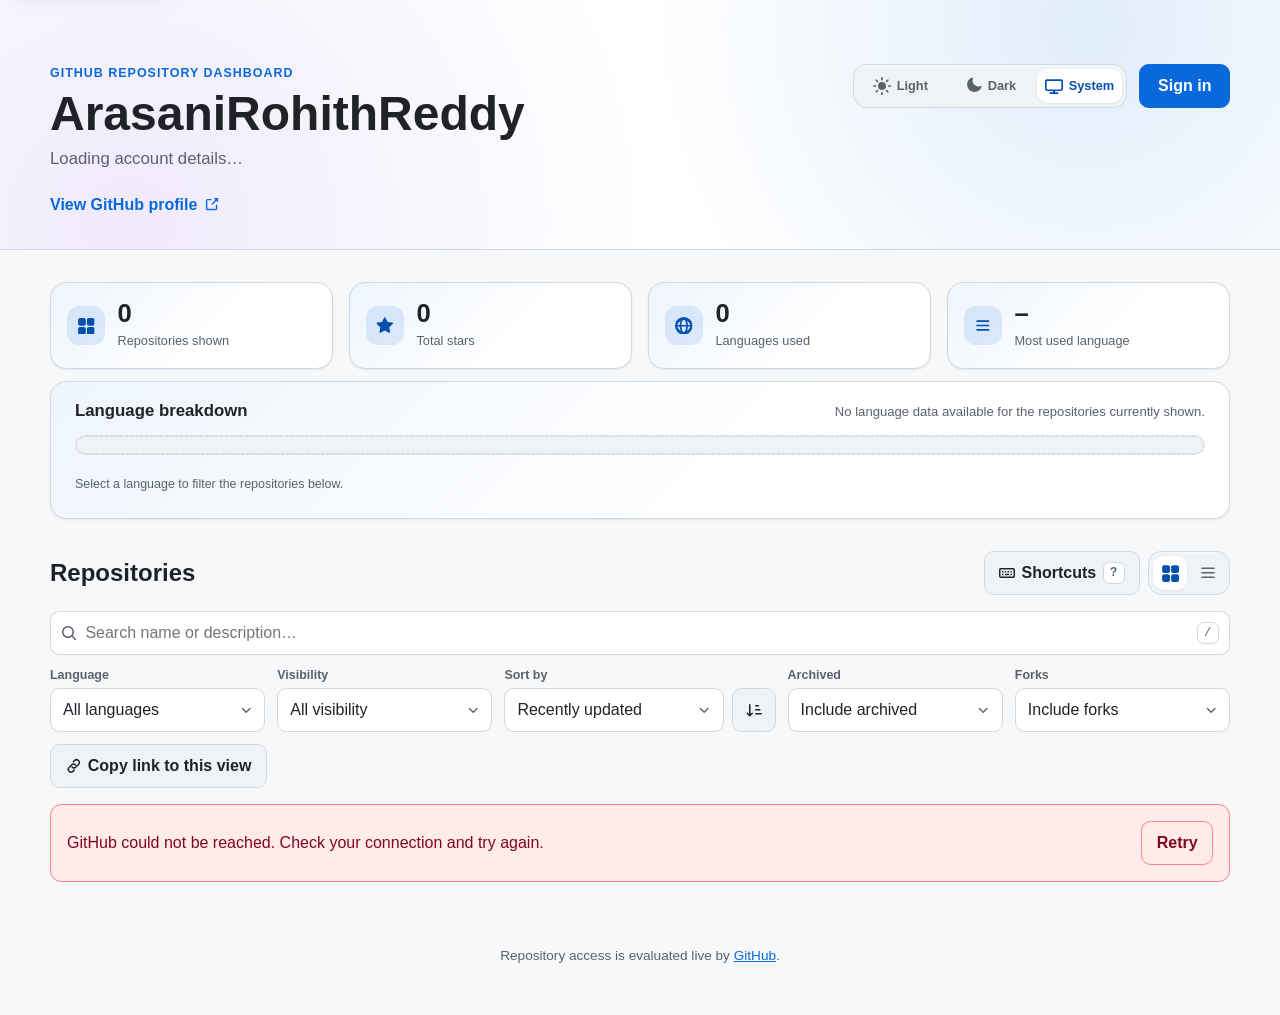
<file: index.html>
<!doctype html>
<html lang="en">
  <head>
    <meta charset="utf-8">
    <meta name="viewport" content="width=device-width, initial-scale=1">
    <meta name="theme-color" content="#0969da" media="(prefers-color-scheme: light)">
    <meta name="theme-color" content="#0d1117" media="(prefers-color-scheme: dark)">
    <meta
      name="description"
      content="Browse repositories owned by ArasaniRohithReddy, with access enforced by GitHub."
    >
    <meta property="og:type" content="website">
    <meta property="og:title" content="ArasaniRohithReddy · Repositories">
    <meta
      property="og:description"
      content="Browse repositories owned by ArasaniRohithReddy, with access enforced by GitHub."
    >
    <meta property="og:url" content="https://arasanirohithreddy.github.io/">
    <meta property="og:image" content="https://arasanirohithreddy.github.io/assets/og-image.png">
    <meta property="og:image:type" content="image/png">
    <meta property="og:image:width" content="1200">
    <meta property="og:image:height" content="630">
    <meta
      property="og:image:alt"
      content="ArasaniRohithReddy · Repositories — a GitHub repository dashboard."
    >
    <meta name="twitter:card" content="summary_large_image">
    <meta name="twitter:image" content="https://arasanirohithreddy.github.io/assets/og-image.png">
    <meta
      name="twitter:image:alt"
      content="ArasaniRohithReddy · Repositories — a GitHub repository dashboard."
    >
    <meta name="twitter:title" content="ArasaniRohithReddy · Repositories">
    <meta
      name="twitter:description"
      content="Browse repositories owned by ArasaniRohithReddy, with access enforced by GitHub."
    >
    <meta
      http-equiv="Content-Security-Policy"
      content="default-src 'self'; connect-src https://api.github.com; img-src 'self' data: https://avatars.githubusercontent.com; style-src 'self'; script-src 'self'; base-uri 'none'; form-action 'self'"
    >
    <title>ArasaniRohithReddy · Repositories</title>
    <link
      rel="icon"
      href="data:image/svg+xml,%3Csvg xmlns='http://www.w3.org/2000/svg' viewBox='0 0 64 64'%3E%3Crect width='64' height='64' rx='14' fill='%231f6feb'/%3E%3Cpath fill='white' d='M18 46 29 17h7l11 29h-8l-2-7H27l-2 7Zm11-14h6l-3-9Z'/%3E%3C/svg%3E"
    >
    <link rel="stylesheet" href="assets/styles.css">
    <script type="module" src="assets/js/main.js"></script>
  </head>
  <body>
    <a class="skip-link" href="#repositories">Skip to repositories</a>

    <!-- Inline SVG sprite: icons are referenced with <use href="#icon-…"> and are
         aria-hidden; every usage pairs the icon with a .visually-hidden label. -->
    <svg hidden aria-hidden="true">
      <symbol id="icon-star" viewBox="0 0 16 16">
        <path d="M8 .25a.75.75 0 0 1 .673.418l1.882 3.815 4.21.612a.75.75 0 0 1 .416 1.279l-3.046 2.97.719 4.192a.75.75 0 0 1-1.088.79L8 12.347l-3.766 1.98a.75.75 0 0 1-1.088-.79l.72-4.192L.818 6.374a.75.75 0 0 1 .416-1.28l4.21-.611L7.327.668A.75.75 0 0 1 8 .25Z"/>
      </symbol>
      <symbol id="icon-fork" viewBox="0 0 16 16">
        <path d="M5 3.25a.75.75 0 1 1 1.5 0 .75.75 0 0 1-1.5 0Zm0 2.122a2.25 2.25 0 1 1 1.5 0v.878A2.25 2.25 0 0 0 8.75 8.5h1.5v-.878a2.25 2.25 0 1 1 1.5 0V8.5A2.25 2.25 0 0 1 10.5 10.75H8.75v.878a2.25 2.25 0 1 1-1.5 0v-.878A3.75 3.75 0 0 1 3.5 7v-1.628Zm7 0a.75.75 0 1 0-1.5 0 .75.75 0 0 0 1.5 0ZM6.25 12a.75.75 0 1 0 0 1.5.75.75 0 0 0 0-1.5Z"/>
      </symbol>
      <symbol id="icon-lock" viewBox="0 0 16 16">
        <path d="M4 4a4 4 0 0 1 8 0v2h.25c.966 0 1.75.784 1.75 1.75v5.5A1.75 1.75 0 0 1 12.25 15h-8.5A1.75 1.75 0 0 1 2 13.25v-5.5C2 6.784 2.784 6 3.75 6H4Zm1.5 2h5V4a2.5 2.5 0 0 0-5 0Z"/>
      </symbol>
      <symbol id="icon-globe" viewBox="0 0 16 16">
        <path d="M8 0a8 8 0 1 0 0 16A8 8 0 0 0 8 0ZM2.04 8.75h2.2c.08 1.45.4 2.8.91 3.87a6.52 6.52 0 0 1-3.11-3.87Zm0-1.5a6.52 6.52 0 0 1 3.11-3.87 11.8 11.8 0 0 0-.91 3.87h-2.2Zm3.7 1.5h4.52c-.1 1.45-.45 2.75-.96 3.65-.55.98-1.05 1.1-1.3 1.1s-.75-.12-1.3-1.1c-.51-.9-.86-2.2-.96-3.65Zm0-1.5c.1-1.45.45-2.75.96-3.65.55-.98 1.05-1.1 1.3-1.1s.75.12 1.3 1.1c.51.9.86 2.2.96 3.65H5.74Zm5.1 5.37c.52-1.07.84-2.42.92-3.87h2.2a6.52 6.52 0 0 1-3.12 3.87Zm.92-5.37a11.8 11.8 0 0 0-.91-3.87 6.52 6.52 0 0 1 3.11 3.87h-2.2Z"/>
      </symbol>
      <symbol id="icon-external" viewBox="0 0 16 16">
        <path d="M3.75 2h3.5a.75.75 0 0 1 0 1.5h-3.5a.25.25 0 0 0-.25.25v8.5c0 .138.112.25.25.25h8.5a.25.25 0 0 0 .25-.25v-3.5a.75.75 0 0 1 1.5 0v3.5A1.75 1.75 0 0 1 12.25 14h-8.5A1.75 1.75 0 0 1 2 12.25v-8.5C2 2.784 2.784 2 3.75 2Zm6.854-1h4.146a.25.25 0 0 1 .25.25v4.146a.25.25 0 0 1-.427.177L13.03 4.03 9.28 7.78a.75.75 0 0 1-1.06-1.06l3.75-3.75-1.543-1.543A.25.25 0 0 1 10.604 1Z"/>
      </symbol>
      <symbol id="icon-archive" viewBox="0 0 16 16">
        <path d="M2 2.75C2 2.34 2.34 2 2.75 2h10.5c.41 0 .75.34.75.75v2.5a.75.75 0 0 1-.75.75H13v6.25A1.75 1.75 0 0 1 11.25 14h-6.5A1.75 1.75 0 0 1 3 12.25V6h-.25a.75.75 0 0 1-.75-.75v-2.5ZM4.5 6v6.25c0 .14.11.25.25.25h6.5a.25.25 0 0 0 .25-.25V6h-7ZM3.5 3.5v1h9v-1h-9ZM6 8.75c0-.41.34-.75.75-.75h2.5a.75.75 0 0 1 0 1.5h-2.5a.75.75 0 0 1-.75-.75Z"/>
      </symbol>
      <symbol id="icon-clock" viewBox="0 0 16 16">
        <path d="M8 0a8 8 0 1 0 0 16A8 8 0 0 0 8 0Zm.75 4v4.25l3.25 1.95-.75 1.23-3.98-2.4V4h1.48Z"/>
      </symbol>
      <symbol id="icon-search" viewBox="0 0 16 16">
        <path d="M10.68 11.74a6 6 0 1 1 1.06-1.06l3.29 3.29a.75.75 0 1 1-1.06 1.06l-3.29-3.29ZM11.5 7a4.5 4.5 0 1 0-9 0 4.5 4.5 0 0 0 9 0Z"/>
      </symbol>
      <symbol id="icon-grid" viewBox="0 0 16 16">
        <path d="M1 2.75C1 1.784 1.784 1 2.75 1h3.5c.966 0 1.75.784 1.75 1.75v3.5A1.75 1.75 0 0 1 6.25 8h-3.5A1.75 1.75 0 0 1 1 6.25v-3.5Zm8 0C9 1.784 9.784 1 10.75 1h3.5c.966 0 1.75.784 1.75 1.75v3.5A1.75 1.75 0 0 1 14.25 8h-3.5A1.75 1.75 0 0 1 9 6.25v-3.5Zm-8 8C1 9.784 1.784 9 2.75 9h3.5c.966 0 1.75.784 1.75 1.75v3.5A1.75 1.75 0 0 1 6.25 16h-3.5A1.75 1.75 0 0 1 1 14.25v-3.5Zm8 0C9 9.784 9.784 9 10.75 9h3.5c.966 0 1.75.784 1.75 1.75v3.5A1.75 1.75 0 0 1 14.25 16h-3.5A1.75 1.75 0 0 1 9 14.25v-3.5Z"/>
      </symbol>
      <symbol id="icon-list" viewBox="0 0 16 16">
        <path d="M2 3.75A.75.75 0 0 1 2.75 3h10.5a.75.75 0 0 1 0 1.5H2.75A.75.75 0 0 1 2 3.75Zm0 4A.75.75 0 0 1 2.75 7h10.5a.75.75 0 0 1 0 1.5H2.75A.75.75 0 0 1 2 7.75Zm0 4a.75.75 0 0 1 .75-.75h10.5a.75.75 0 0 1 0 1.5H2.75a.75.75 0 0 1-.75-.75Z"/>
      </symbol>
      <symbol id="icon-sun" viewBox="0 0 16 16">
        <path d="M8 4.5A3.5 3.5 0 1 0 8 11.5 3.5 3.5 0 0 0 8 4.5ZM8 0a.75.75 0 0 1 .75.75v1.5a.75.75 0 0 1-1.5 0V.75A.75.75 0 0 1 8 0Zm0 13.25a.75.75 0 0 1 .75.75v1.5a.75.75 0 0 1-1.5 0v-1.5a.75.75 0 0 1 .75-.75ZM2.343 2.343a.75.75 0 0 1 1.06 0l1.061 1.06a.75.75 0 1 1-1.06 1.061l-1.06-1.06a.75.75 0 0 1 0-1.061Zm9.193 9.193a.75.75 0 0 1 1.06 0l1.061 1.06a.75.75 0 0 1-1.06 1.061l-1.061-1.06a.75.75 0 0 1 0-1.061ZM0 8a.75.75 0 0 1 .75-.75h1.5a.75.75 0 0 1 0 1.5H.75A.75.75 0 0 1 0 8Zm13.25 0a.75.75 0 0 1 .75-.75h1.5a.75.75 0 0 1 0 1.5h-1.5a.75.75 0 0 1-.75-.75ZM2.343 13.657a.75.75 0 0 1 0-1.06l1.06-1.061a.75.75 0 1 1 1.061 1.06l-1.06 1.061a.75.75 0 0 1-1.061 0Zm9.193-9.193a.75.75 0 0 1 0-1.06l1.06-1.061a.75.75 0 1 1 1.061 1.06l-1.06 1.061a.75.75 0 0 1-1.061 0Z"/>
      </symbol>
      <symbol id="icon-moon" viewBox="0 0 16 16">
        <path d="M11.63 12.9A6.25 6.25 0 0 1 7.1.37a.75.75 0 0 1 .86.98 5.25 5.25 0 0 0 6.7 6.7.75.75 0 0 1 .98.86 6.27 6.27 0 0 1-4.01 3.99Z"/>
      </symbol>
      <symbol id="icon-copy" viewBox="0 0 16 16">
        <path d="M0 6.75C0 5.784.784 5 1.75 5h1.5a.75.75 0 0 1 0 1.5h-1.5a.25.25 0 0 0-.25.25v7.5c0 .138.112.25.25.25h7.5a.25.25 0 0 0 .25-.25v-1.5a.75.75 0 0 1 1.5 0v1.5A1.75 1.75 0 0 1 9.25 16h-7.5A1.75 1.75 0 0 1 0 14.25Zm5-5C5 .784 5.784 0 6.75 0h7.5C15.216 0 16 .784 16 1.75v7.5A1.75 1.75 0 0 1 14.25 11h-7.5A1.75 1.75 0 0 1 5 9.25Zm1.75-.25a.25.25 0 0 0-.25.25v7.5c0 .138.112.25.25.25h7.5a.25.25 0 0 0 .25-.25v-7.5a.25.25 0 0 0-.25-.25Z"/>
      </symbol>
      <symbol id="icon-check" viewBox="0 0 16 16">
        <path d="M13.78 4.22a.75.75 0 0 1 0 1.06l-6.5 6.5a.75.75 0 0 1-1.06 0l-3.25-3.25a.75.75 0 0 1 1.06-1.06l2.72 2.72 5.97-5.97a.75.75 0 0 1 1.06 0Z"/>
      </symbol>
      <symbol id="icon-link" viewBox="0 0 16 16">
        <path d="M7.775 3.275a.75.75 0 0 0 1.06 1.06l1.25-1.25a2 2 0 1 1 2.83 2.83l-2.5 2.5a2 2 0 0 1-2.83 0 .75.75 0 0 0-1.06 1.06 3.5 3.5 0 0 0 4.95 0l2.5-2.5a3.5 3.5 0 0 0-4.95-4.95ZM4.664 12.774a2 2 0 0 1 0-2.829l2.5-2.5a2 2 0 0 1 2.83 0 .75.75 0 0 0 1.06-1.06 3.5 3.5 0 0 0-4.95 0l-2.5 2.5a3.5 3.5 0 0 0 4.95 4.95l1.25-1.25a.75.75 0 0 0-1.06-1.06l-1.25 1.25a2 2 0 0 1-2.83 0Z"/>
      </symbol>
      <symbol id="icon-sparkle" viewBox="0 0 16 16">
        <path d="M7.53.146a.5.5 0 0 1 .94 0l1.2 3.28 3.28 1.2a.5.5 0 0 1 0 .94l-3.28 1.2-1.2 3.28a.5.5 0 0 1-.94 0l-1.2-3.28-3.28-1.2a.5.5 0 0 1 0-.94l3.28-1.2ZM3.6 10.2a.4.4 0 0 1 .75 0l.61 1.66 1.66.61a.4.4 0 0 1 0 .75l-1.66.61-.61 1.66a.4.4 0 0 1-.75 0l-.61-1.66-1.66-.61a.4.4 0 0 1 0-.75l1.66-.61Z"/>
      </symbol>
      <symbol id="icon-monitor" viewBox="0 0 16 16">
        <path d="M1.75 2h12.5c.966 0 1.75.784 1.75 1.75v7c0 .966-.784 1.75-1.75 1.75H9v1h2.25a.75.75 0 0 1 0 1.5h-6.5a.75.75 0 0 1 0-1.5H7v-1H1.75A1.75 1.75 0 0 1 0 10.75v-7C0 2.784.784 2 1.75 2Zm0 1.5a.25.25 0 0 0-.25.25v7c0 .138.112.25.25.25h12.5a.25.25 0 0 0 .25-.25v-7a.25.25 0 0 0-.25-.25H1.75Z"/>
      </symbol>
      <symbol id="icon-sort-asc" viewBox="0 0 16 16">
        <path d="M4.28 1.72a.75.75 0 0 0-1.06 0L.72 4.22a.75.75 0 0 0 1.06 1.06L3 4.06v9.19a.75.75 0 0 0 1.5 0V4.06l1.22 1.22a.75.75 0 1 0 1.06-1.06ZM9.75 3h5.5a.75.75 0 0 1 0 1.5h-5.5a.75.75 0 0 1 0-1.5Zm0 4h4a.75.75 0 0 1 0 1.5h-4a.75.75 0 0 1 0-1.5Zm0 4h2.5a.75.75 0 0 1 0 1.5h-2.5a.75.75 0 0 1 0-1.5Z"/>
      </symbol>
      <symbol id="icon-sort-desc" viewBox="0 0 16 16">
        <path d="M3.22 14.28a.75.75 0 0 0 1.06 0l2.5-2.5a.75.75 0 1 0-1.06-1.06L4.5 11.94V2.75a.75.75 0 0 0-1.5 0v9.19l-1.22-1.22a.75.75 0 1 0-1.06 1.06ZM9.75 3h2.5a.75.75 0 0 1 0 1.5h-2.5a.75.75 0 0 1 0-1.5Zm0 4h4a.75.75 0 0 1 0 1.5h-4a.75.75 0 0 1 0-1.5Zm0 4h5.5a.75.75 0 0 1 0 1.5h-5.5a.75.75 0 0 1 0-1.5Z"/>
      </symbol>
      <symbol id="icon-arrow-up" viewBox="0 0 16 16">
        <path d="M8.53 1.22a.75.75 0 0 0-1.06 0l-5 5a.75.75 0 0 0 1.06 1.06L7.25 3.56v10.69a.75.75 0 0 0 1.5 0V3.56l3.72 3.72a.75.75 0 1 0 1.06-1.06Z"/>
      </symbol>
      <symbol id="icon-question" viewBox="0 0 16 16">
        <path d="M8 0a8 8 0 1 0 0 16A8 8 0 0 0 8 0ZM6.02 5.3c.2-.9 1-1.8 2.2-1.8 1.35 0 2.4.95 2.4 2.2 0 .95-.5 1.5-1.2 2-.55.4-.72.6-.72 1.05v.3h-1.5v-.4c0-.95.45-1.45 1.15-1.95.55-.4.77-.65.77-1.05 0-.5-.4-.85-.95-.85-.5 0-.83.3-.95.8ZM8 12.5a.9.9 0 1 1 0-1.8.9.9 0 0 1 0 1.8Z"/>
      </symbol>
      <symbol id="icon-filter" viewBox="0 0 16 16">
        <path d="M.75 3h14.5a.75.75 0 0 1 0 1.5H.75a.75.75 0 0 1 0-1.5Zm2.5 4h9.5a.75.75 0 0 1 0 1.5h-9.5a.75.75 0 0 1 0-1.5Zm3 4h3.5a.75.75 0 0 1 0 1.5h-3.5a.75.75 0 0 1 0-1.5Z"/>
      </symbol>
      <symbol id="icon-close" viewBox="0 0 16 16">
        <path d="M3.72 3.72a.75.75 0 0 1 1.06 0L8 6.94l3.22-3.22a.75.75 0 1 1 1.06 1.06L9.06 8l3.22 3.22a.75.75 0 1 1-1.06 1.06L8 9.06l-3.22 3.22a.75.75 0 0 1-1.06-1.06L6.94 8 3.72 4.78a.75.75 0 0 1 0-1.06Z"/>
      </symbol>
      <symbol id="icon-chevron-down" viewBox="0 0 16 16">
        <path d="M12.78 5.72a.75.75 0 0 1 0 1.06l-4.25 4.25a.75.75 0 0 1-1.06 0L3.22 6.78a.75.75 0 0 1 1.06-1.06L8 9.44l3.72-3.72a.75.75 0 0 1 1.06 0Z"/>
      </symbol>
      <symbol id="icon-eye" viewBox="0 0 16 16">
        <path d="M8 2c3.3 0 6.2 2.1 7.6 4.9a1.4 1.4 0 0 1 0 1.2C14.2 11.9 11.3 14 8 14s-6.2-2.1-7.6-4.9a1.4 1.4 0 0 1 0-1.2C1.8 4.1 4.7 2 8 2Zm0 1.5c-2.6 0-5 1.7-6.2 4C3 9.8 5.4 11.5 8 11.5s5-1.7 6.2-4C13 5.2 10.6 3.5 8 3.5Zm0 1.75a2.25 2.25 0 1 1 0 4.5 2.25 2.25 0 0 1 0-4.5Z"/>
      </symbol>
      <symbol id="icon-issue" viewBox="0 0 16 16">
        <path d="M8 0a8 8 0 1 1 0 16A8 8 0 0 1 8 0Zm0 1.5a6.5 6.5 0 1 0 0 13 6.5 6.5 0 0 0 0-13ZM8 4a.75.75 0 0 1 .75.75v3.5a.75.75 0 0 1-1.5 0v-3.5A.75.75 0 0 1 8 4Zm0 6.75a.9.9 0 1 1 0 1.8.9.9 0 0 1 0-1.8Z"/>
      </symbol>
      <symbol id="icon-law" viewBox="0 0 16 16">
        <path d="M8 0a.75.75 0 0 1 .75.75V2h4a.75.75 0 0 1 0 1.5h-.53l2.24 5.03a.75.75 0 0 1-.2.88A3.5 3.5 0 0 1 8.9 8.53L11.14 3.5H8.75v9h2.5a.75.75 0 0 1 0 1.5h-6.5a.75.75 0 0 1 0-1.5h2.5v-9H4.86L7.1 8.53a.75.75 0 0 1-.2.88A3.5 3.5 0 0 1 1.74 9.41a.75.75 0 0 1-.2-.88L3.78 3.5H3.25a.75.75 0 0 1 0-1.5h4V.75A.75.75 0 0 1 8 0Z"/>
      </symbol>
      <symbol id="icon-branch" viewBox="0 0 16 16">
        <path d="M9.5 3.25a2.25 2.25 0 1 1 3 2.122V6A2.5 2.5 0 0 1 10 8.5H6a1 1 0 0 0-1 1v1.128a2.251 2.251 0 1 1-1.5 0V5.372a2.25 2.25 0 1 1 1.5 0v1.836A2.492 2.492 0 0 1 6 7h4a1 1 0 0 0 1-1v-.628A2.25 2.25 0 0 1 9.5 3.25Zm-6 0a.75.75 0 1 0 1.5 0 .75.75 0 0 0-1.5 0Zm8.25-.75a.75.75 0 1 0 0 1.5.75.75 0 0 0 0-1.5ZM4.25 12a.75.75 0 1 0 0 1.5.75.75 0 0 0 0-1.5Z"/>
      </symbol>
      <symbol id="icon-keyboard" viewBox="0 0 16 16">
        <path d="M1.75 3h12.5c.966 0 1.75.784 1.75 1.75v6.5A1.75 1.75 0 0 1 14.25 13H1.75A1.75 1.75 0 0 1 0 11.25v-6.5C0 3.784.784 3 1.75 3Zm0 1.5a.25.25 0 0 0-.25.25v6.5c0 .138.112.25.25.25h12.5a.25.25 0 0 0 .25-.25v-6.5a.25.25 0 0 0-.25-.25H1.75ZM3 6h1.5v1.5H3Zm2.75 0h1.5v1.5h-1.5Zm2.75 0H10v1.5H8.5Zm2.75 0h1.5v1.5h-1.5ZM3 8.75h1.5v1.5H3Zm2.75 0h4.5v1.5h-4.5Zm5.75 0h1.5v1.5h-1.5Z"/>
      </symbol>
    </svg>

    <header class="site-header">
      <div class="hero-backdrop" aria-hidden="true"></div>
      <div class="shell hero">
        <div class="hero-main">
          <img id="avatar" class="avatar" width="112" height="112" alt="" hidden>
          <div class="hero-text">
            <p class="eyebrow">GitHub repository dashboard</p>
            <h1 id="profile-name">ArasaniRohithReddy</h1>
            <p id="profile-bio" class="bio">Loading account details…</p>
            <ul id="profile-meta" class="profile-meta"></ul>
            <a id="profile-link" class="profile-link" href="https://github.com/ArasaniRohithReddy" target="_blank" rel="noopener noreferrer">
              View GitHub profile
              <svg class="icon" viewBox="0 0 16 16" focusable="false" aria-hidden="true"><use href="#icon-external"></use></svg>
            </a>
          </div>
        </div>
        <div class="hero-actions">
          <div class="theme-toggle segmented" role="radiogroup" aria-label="Theme">
            <button type="button" data-theme="light" class="theme-btn segmented-option" role="radio" aria-checked="false" tabindex="-1" title="Light theme">
              <svg class="icon" viewBox="0 0 16 16" focusable="false" aria-hidden="true"><use href="#icon-sun"></use></svg>
              <span class="segmented-label">Light</span>
            </button>
            <button type="button" data-theme="dark" class="theme-btn segmented-option" role="radio" aria-checked="false" tabindex="-1" title="Dark theme">
              <svg class="icon" viewBox="0 0 16 16" focusable="false" aria-hidden="true"><use href="#icon-moon"></use></svg>
              <span class="segmented-label">Dark</span>
            </button>
            <button type="button" data-theme="system" class="theme-btn segmented-option" role="radio" aria-checked="false" tabindex="-1" title="Match system theme">
              <svg class="icon" viewBox="0 0 16 16" focusable="false" aria-hidden="true"><use href="#icon-monitor"></use></svg>
              <span class="segmented-label">System</span>
            </button>
          </div>

          <div class="signin-area is-signed-out">
            <p id="signin-status" class="signin-status" hidden></p>
            <button id="open-signin" type="button">Sign in</button>
            <button id="sign-out" type="button" class="secondary" hidden>Sign out</button>
          </div>
        </div>
      </div>
    </header>

    <dialog id="signin-dialog" class="signin-dialog" aria-labelledby="signin-heading">
      <form id="token-form" method="dialog" class="token-form">
        <div class="dialog-heading">
          <h2 id="signin-heading">Sign in with a token</h2>
          <button type="button" id="close-signin" class="icon-button" aria-label="Close">
            &times;
          </button>
        </div>
        <p class="dialog-help">
          Create a
          <a href="https://github.com/settings/personal-access-tokens/new" target="_blank" rel="noopener noreferrer">
            fine-grained personal access token
          </a>
          with <strong>Repository access: Only select repositories</strong> (or
          All repositories) and <strong>Metadata: Read-only</strong> only. A
          classic token with <code>repo</code> scope grants unnecessary write
          access to every repository.
        </p>
        <label for="token">GitHub personal access token</label>
        <div class="token-row">
          <input
            id="token"
            name="token"
            type="password"
            autocomplete="off"
            spellcheck="false"
            placeholder="github_pat_…"
            required
          >
          <button type="submit">Use token</button>
        </div>
        <p id="token-error" class="token-error" role="alert" hidden></p>
        <p class="security-note">
          <strong>Security note:</strong> This is not application-level
          authentication. GitHub enforces all access. The token stays in this
          tab's session storage, never leaves the browser except in requests to
          <code>api.github.com</code>, and is cleared after 60 minutes of
          inactivity. <a href="https://github.com/settings/tokens" target="_blank" rel="noopener noreferrer">Revoke it</a>
          when finished.
        </p>
      </form>
    </dialog>

    <main id="repositories" class="shell">
      <div class="insights">
      <section class="stats-strip" aria-label="Repository statistics">
        <div class="stat">
          <span class="stat-icon" aria-hidden="true">
            <svg class="icon" viewBox="0 0 16 16" focusable="false"><use href="#icon-grid"></use></svg>
          </span>
          <span class="stat-copy">
            <span id="stat-repos" class="stat-value">–</span>
            <span class="stat-label">Repositories shown</span>
          </span>
        </div>
        <div class="stat">
          <span class="stat-icon" aria-hidden="true">
            <svg class="icon" viewBox="0 0 16 16" focusable="false"><use href="#icon-star"></use></svg>
          </span>
          <span class="stat-copy">
            <span id="stat-stars" class="stat-value">–</span>
            <span class="stat-label">Total stars</span>
          </span>
        </div>
        <div class="stat">
          <span class="stat-icon" aria-hidden="true">
            <svg class="icon" viewBox="0 0 16 16" focusable="false"><use href="#icon-globe"></use></svg>
          </span>
          <span class="stat-copy">
            <span id="stat-languages" class="stat-value">–</span>
            <span class="stat-label">Languages used</span>
          </span>
        </div>
        <div class="stat">
          <span class="stat-icon" aria-hidden="true">
            <svg class="icon" viewBox="0 0 16 16" focusable="false"><use href="#icon-list"></use></svg>
          </span>
          <span class="stat-copy">
            <span id="stat-top-language" class="stat-value">–</span>
            <span class="stat-label">Most used language</span>
          </span>
        </div>
      </section>

      <section class="language-panel" aria-labelledby="language-panel-heading">
        <div class="language-panel-head">
          <h2 id="language-panel-heading">Language breakdown</h2>
          <p id="language-summary" class="muted language-summary">
            Language distribution loads with the repositories.
          </p>
        </div>
        <div class="language-bar-wrap">
          <div
            id="language-bar"
            class="language-bar"
            role="img"
            aria-label="Language distribution across the repositories currently shown"
          ></div>
          <div id="language-tooltip" class="language-tooltip" role="presentation" hidden></div>
        </div>
        <p id="language-fallback" class="visually-hidden"></p>
        <ul id="language-legend" class="language-legend"></ul>
        <p class="muted language-hint">Select a language to filter the repositories below.</p>
      </section>
      </div>

      <section class="repo-section" aria-labelledby="repo-heading">
        <div class="section-heading">
          <h2 id="repo-heading">Repositories</h2>
          <div class="section-heading-actions">
            <button id="open-shortcuts" type="button" class="secondary shortcuts-button">
              <svg class="icon" viewBox="0 0 16 16" focusable="false" aria-hidden="true"><use href="#icon-keyboard"></use></svg>
              <span class="shortcuts-button-label">Shortcuts</span>
              <kbd aria-hidden="true">?</kbd>
            </button>
            <div class="view-toggle segmented" role="radiogroup" aria-label="View">
            <button type="button" data-view="grid" class="view-btn segmented-option" role="radio" aria-checked="false" tabindex="-1" title="Grid view">
              <svg class="icon" viewBox="0 0 16 16" focusable="false" aria-hidden="true"><use href="#icon-grid"></use></svg>
              <span class="visually-hidden">Grid view</span>
            </button>
            <button type="button" data-view="list" class="view-btn segmented-option" role="radio" aria-checked="false" tabindex="-1" title="List view">
              <svg class="icon" viewBox="0 0 16 16" focusable="false" aria-hidden="true"><use href="#icon-list"></use></svg>
              <span class="visually-hidden">List view</span>
            </button>
            </div>
          </div>
        </div>

        <div class="filter-bar">
          <div class="filter-row filter-row--search">
            <div class="search-field">
              <svg class="icon" viewBox="0 0 16 16" focusable="false" aria-hidden="true"><use href="#icon-search"></use></svg>
              <label for="search" class="visually-hidden">Search repositories</label>
              <input id="search" type="search" placeholder="Search name or description…">
              <kbd class="search-hint" aria-hidden="true">/</kbd>
            </div>
            <button
              id="toggle-filters"
              type="button"
              class="secondary filters-disclosure"
              aria-expanded="true"
              aria-controls="filter-controls"
            >
              <svg class="icon" viewBox="0 0 16 16" focusable="false" aria-hidden="true"><use href="#icon-filter"></use></svg>
              Filters<span id="disclosure-filter-count"></span>
            </button>
          </div>

          <div id="filter-controls" class="filter-row filter-row--controls">
            <div class="filter-group">
              <div class="filter-field">
                <label for="language-filter">Language</label>
                <div class="select-wrap">
                  <select id="language-filter">
                    <option value="">All languages</option>
                  </select>
                  <svg class="icon select-chevron" viewBox="0 0 16 16" focusable="false" aria-hidden="true"><use href="#icon-chevron-down"></use></svg>
                </div>
              </div>

              <div class="filter-field">
                <label for="visibility-filter">Visibility</label>
                <div class="select-wrap">
                  <select id="visibility-filter">
                    <option value="">All visibility</option>
                    <option value="public">Public</option>
                    <option value="private">Private</option>
                  </select>
                  <svg class="icon select-chevron" viewBox="0 0 16 16" focusable="false" aria-hidden="true"><use href="#icon-chevron-down"></use></svg>
                </div>
              </div>

              <div class="filter-field filter-field--sort">
                <label for="sort">Sort by</label>
                <div class="sort-controls">
                  <div class="select-wrap">
                    <select id="sort">
                      <option value="updated">Recently updated</option>
                      <option value="name">Name A–Z</option>
                      <option value="stars">Most stars</option>
                    </select>
                    <svg class="icon select-chevron" viewBox="0 0 16 16" focusable="false" aria-hidden="true"><use href="#icon-chevron-down"></use></svg>
                  </div>
                  <button id="sort-direction" type="button" class="secondary sort-direction" aria-pressed="false">
                    <svg class="icon sort-icon-desc" viewBox="0 0 16 16" focusable="false" aria-hidden="true"><use href="#icon-sort-desc"></use></svg>
                    <svg class="icon sort-icon-asc" viewBox="0 0 16 16" focusable="false" aria-hidden="true"><use href="#icon-sort-asc"></use></svg>
                    <span id="sort-direction-label" class="visually-hidden">Sort descending</span>
                  </button>
                </div>
              </div>

              <div class="filter-field">
                <label for="archived-filter">Archived</label>
                <div class="select-wrap">
                  <select id="archived-filter">
                    <option value="">Include archived</option>
                    <option value="hide">Hide archived</option>
                    <option value="only">Only archived</option>
                  </select>
                  <svg class="icon select-chevron" viewBox="0 0 16 16" focusable="false" aria-hidden="true"><use href="#icon-chevron-down"></use></svg>
                </div>
              </div>

              <div class="filter-field">
                <label for="fork-filter">Forks</label>
                <div class="select-wrap">
                  <select id="fork-filter">
                    <option value="">Include forks</option>
                    <option value="hide">Hide forks</option>
                    <option value="only">Only forks</option>
                  </select>
                  <svg class="icon select-chevron" viewBox="0 0 16 16" focusable="false" aria-hidden="true"><use href="#icon-chevron-down"></use></svg>
                </div>
              </div>
            </div>

            <div class="filter-actions">
              <button id="clear-filters" type="button" class="secondary clear-filters" hidden>
                Clear filters<span id="active-filter-count"></span>
              </button>
              <button id="copy-view-link" type="button" class="secondary copy-view-link">
                <svg class="icon" viewBox="0 0 16 16" focusable="false" aria-hidden="true"><use href="#icon-link"></use></svg>
                Copy link to this view
              </button>
            </div>
          </div>
        </div>

        <p id="result-count" class="muted result-count" role="status" aria-live="polite"></p>

        <div id="status" class="status" role="status" aria-live="polite" hidden></div>
        <div id="skeletons" class="repo-grid" aria-hidden="true" hidden>
          <div class="skeleton-card">
            <div class="skeleton-zone skeleton-zone--header">
              <span class="skeleton-line skeleton-line--title"></span>
              <span class="skeleton-line skeleton-line--badge"></span>
            </div>
            <div class="skeleton-zone skeleton-zone--body">
              <span class="skeleton-line"></span>
              <span class="skeleton-line"></span>
              <span class="skeleton-line skeleton-line--short"></span>
              <span class="skeleton-line skeleton-line--chips"></span>
            </div>
            <div class="skeleton-zone skeleton-zone--footer">
              <span class="skeleton-line skeleton-line--meta"></span>
            </div>
          </div>
          <div class="skeleton-card">
            <div class="skeleton-zone skeleton-zone--header">
              <span class="skeleton-line skeleton-line--title"></span>
              <span class="skeleton-line skeleton-line--badge"></span>
            </div>
            <div class="skeleton-zone skeleton-zone--body">
              <span class="skeleton-line"></span>
              <span class="skeleton-line"></span>
              <span class="skeleton-line skeleton-line--short"></span>
              <span class="skeleton-line skeleton-line--chips"></span>
            </div>
            <div class="skeleton-zone skeleton-zone--footer">
              <span class="skeleton-line skeleton-line--meta"></span>
            </div>
          </div>
          <div class="skeleton-card">
            <div class="skeleton-zone skeleton-zone--header">
              <span class="skeleton-line skeleton-line--title"></span>
              <span class="skeleton-line skeleton-line--badge"></span>
            </div>
            <div class="skeleton-zone skeleton-zone--body">
              <span class="skeleton-line"></span>
              <span class="skeleton-line"></span>
              <span class="skeleton-line skeleton-line--short"></span>
              <span class="skeleton-line skeleton-line--chips"></span>
            </div>
            <div class="skeleton-zone skeleton-zone--footer">
              <span class="skeleton-line skeleton-line--meta"></span>
            </div>
          </div>
          <div class="skeleton-card">
            <div class="skeleton-zone skeleton-zone--header">
              <span class="skeleton-line skeleton-line--title"></span>
              <span class="skeleton-line skeleton-line--badge"></span>
            </div>
            <div class="skeleton-zone skeleton-zone--body">
              <span class="skeleton-line"></span>
              <span class="skeleton-line"></span>
              <span class="skeleton-line skeleton-line--short"></span>
              <span class="skeleton-line skeleton-line--chips"></span>
            </div>
            <div class="skeleton-zone skeleton-zone--footer">
              <span class="skeleton-line skeleton-line--meta"></span>
            </div>
          </div>
        </div>
        <div id="error" class="error-card" role="alert" hidden>
          <p id="error-message"></p>
          <button id="retry" type="button" class="secondary">Retry</button>
        </div>
        <div id="repo-grid" class="repo-grid" aria-busy="true"></div>
        <div class="show-more-row">
          <button id="show-more" type="button" class="secondary show-more" hidden></button>
        </div>
        <div id="empty" class="empty-state" hidden>
          <h3>No repositories match your filters</h3>
          <p>Remove a filter below, or clear them all, to see repositories again.</p>
          <ul id="empty-filters" class="empty-filters"></ul>
          <button id="empty-clear" type="button" class="secondary">Clear all filters</button>
        </div>
        <p id="copy-announcer" class="visually-hidden" role="status" aria-live="polite"></p>
      </section>
    </main>

    <button id="back-to-top" type="button" class="back-to-top secondary" hidden>
      <svg class="icon" viewBox="0 0 16 16" focusable="false" aria-hidden="true"><use href="#icon-arrow-up"></use></svg>
      <span class="visually-hidden">Back to top</span>
    </button>

    <dialog id="detail-dialog" class="app-dialog detail-dialog" aria-labelledby="detail-title">
      <div class="dialog-panel">
        <div class="dialog-heading">
          <h2 id="detail-title">Repository</h2>
          <button type="button" id="close-detail" class="icon-button" aria-label="Close">
            <svg class="icon" viewBox="0 0 16 16" focusable="false" aria-hidden="true"><use href="#icon-close"></use></svg>
          </button>
        </div>
        <div id="detail-body" class="detail-body"></div>
      </div>
    </dialog>

    <dialog id="shortcuts-dialog" class="app-dialog shortcuts-dialog" aria-labelledby="shortcuts-title">
      <div class="dialog-panel">
        <div class="dialog-heading">
          <h2 id="shortcuts-title">Keyboard shortcuts</h2>
          <button type="button" id="close-shortcuts" class="icon-button" aria-label="Close">
            <svg class="icon" viewBox="0 0 16 16" focusable="false" aria-hidden="true"><use href="#icon-close"></use></svg>
          </button>
        </div>
        <dl class="shortcuts-list">
          <div class="shortcut-row"><dt><kbd>/</kbd></dt><dd>Focus the search field</dd></div>
          <div class="shortcut-row"><dt><kbd>Esc</kbd></dt><dd>Clear the search field or close a dialog</dd></div>
          <div class="shortcut-row"><dt><kbd>g</kbd></dt><dd>Switch to grid view</dd></div>
          <div class="shortcut-row"><dt><kbd>l</kbd></dt><dd>Switch to list view</dd></div>
          <div class="shortcut-row"><dt><kbd>?</kbd></dt><dd>Show this help</dd></div>
        </dl>
      </div>
    </dialog>

    <footer class="shell">
      Repository access is evaluated live by
      <a href="https://github.com/" rel="noopener noreferrer">GitHub</a>.
    </footer>
  </body>
</html>
</file>
<file: assets/styles.css>
:root {
  color-scheme: light dark;

  /* Colour */
  --background: #f6f8fa;
  --surface: #ffffff;
  --surface-muted: #f0f3f6;
  --surface-hover: #eef1f4;
  --text: #1f2328;
  --muted: #59636e;
  --border: #d1d9e0;
  --accent: #0969da;
  --accent-strong: #0550ae;
  --accent-soft: rgb(9 105 218 / 12%);
  --accent-softer: rgb(9 105 218 / 7%);
  --private: #8250df;
  --success: #1a7f37;
  --success-soft: rgb(26 127 55 / 12%);
  --danger-bg: #ffebe9;
  --danger-border: #ff8182;
  --danger-text: #82071e;
  --shadow-sm: 0 1px 2px rgb(31 35 40 / 8%);
  --shadow-md: 0 8px 24px rgb(140 149 159 / 20%);
  --shadow-lg: 0 16px 40px rgb(140 149 159 / 24%);

  /* Spacing scale */
  --space-1: 0.25rem;
  --space-2: 0.5rem;
  --space-3: 0.75rem;
  --space-4: 1rem;
  --space-5: 1.5rem;
  --space-6: 2rem;
  --space-7: 3rem;

  /* Controls — one shared height so every control in a row aligns and meets
     the 44px touch-target guidance. */
  --control-height: 2.75rem;
  --control-radius: 0.6rem;

  /* Radii */
  --radius-sm: 0.4rem;
  --radius-md: 0.7rem;
  --radius-lg: 1rem;
  --radius-full: 999px;

  /* Typography */
  --font-sans:
    -apple-system, BlinkMacSystemFont, "Segoe UI", Roboto, Helvetica, Arial, sans-serif;
  --transition-fast: 150ms ease;
  --transition-medium: 220ms ease;
}

@media (prefers-color-scheme: dark) {
  :root {
    --background: #0d1117;
    --surface: #161b22;
    --surface-muted: #1c2129;
    --surface-hover: #21262d;
    --text: #f0f6fc;
    --muted: #9da7b3;
    --border: #3d444d;
    --accent: #58a6ff;
    --accent-strong: #79c0ff;
    --accent-soft: rgb(88 166 255 / 15%);
    --accent-softer: rgb(88 166 255 / 8%);
    --private: #d2a8ff;
    --success: #3fb950;
    --success-soft: rgb(63 185 80 / 14%);
    --danger-bg: #3d1117;
    --danger-border: #f85149;
    --danger-text: #ffb3ad;
    --shadow-sm: 0 1px 2px rgb(0 0 0 / 30%);
    --shadow-md: 0 8px 24px rgb(0 0 0 / 35%);
    --shadow-lg: 0 16px 40px rgb(0 0 0 / 45%);
  }
}

/* Manual theme overrides win over the OS preference. */
:root[data-theme="light"] {
  --background: #f6f8fa;
  --surface: #ffffff;
  --surface-muted: #f0f3f6;
  --surface-hover: #eef1f4;
  --text: #1f2328;
  --muted: #59636e;
  --border: #d1d9e0;
  --accent: #0969da;
  --accent-strong: #0550ae;
  --accent-soft: rgb(9 105 218 / 12%);
  --accent-softer: rgb(9 105 218 / 7%);
  --private: #8250df;
  --success: #1a7f37;
  --success-soft: rgb(26 127 55 / 12%);
  --danger-bg: #ffebe9;
  --danger-border: #ff8182;
  --danger-text: #82071e;
  --shadow-sm: 0 1px 2px rgb(31 35 40 / 8%);
  --shadow-md: 0 8px 24px rgb(140 149 159 / 20%);
  --shadow-lg: 0 16px 40px rgb(140 149 159 / 24%);
}

:root[data-theme="dark"] {
  --background: #0d1117;
  --surface: #161b22;
  --surface-muted: #1c2129;
  --surface-hover: #21262d;
  --text: #f0f6fc;
  --muted: #9da7b3;
  --border: #3d444d;
  --accent: #58a6ff;
  --accent-strong: #79c0ff;
  --accent-soft: rgb(88 166 255 / 15%);
  --accent-softer: rgb(88 166 255 / 8%);
  --private: #d2a8ff;
  --success: #3fb950;
  --success-soft: rgb(63 185 80 / 14%);
  --danger-bg: #3d1117;
  --danger-border: #f85149;
  --danger-text: #ffb3ad;
  --shadow-sm: 0 1px 2px rgb(0 0 0 / 30%);
  --shadow-md: 0 8px 24px rgb(0 0 0 / 35%);
  --shadow-lg: 0 16px 40px rgb(0 0 0 / 45%);
}

* {
  box-sizing: border-box;
}

body {
  margin: 0;
  background: var(--background);
  color: var(--text);
  font-family: var(--font-sans);
  line-height: 1.5;
  overflow-x: clip;
}

a {
  color: var(--accent);
}

a:hover {
  color: var(--accent-strong);
}

.shell {
  width: min(1180px, calc(100% - 2rem));
  margin-inline: auto;
}

.icon {
  display: inline-block;
  width: 1em;
  height: 1em;
  fill: currentColor;
  vertical-align: -0.15em;
}

.skip-link {
  position: fixed;
  top: 0.5rem;
  left: 0.5rem;
  z-index: 20;
  padding: 0.6rem 0.8rem;
  border-radius: var(--radius-sm);
  background: var(--surface);
  box-shadow: var(--shadow-md);
  transform: translateY(-150%);
  transition: transform var(--transition-fast);
}

.skip-link:focus {
  transform: none;
}

/* ---------- Hero ---------- */

.site-header {
  position: relative;
  overflow: hidden;
  padding: clamp(2rem, 5vw, 4rem) 0 var(--space-6);
  border-bottom: 1px solid var(--border);
  background: var(--surface);
}

.hero-backdrop {
  position: absolute;
  inset: 0;
  background:
    radial-gradient(circle at 85% 10%, var(--accent-soft), transparent 40%),
    radial-gradient(circle at 10% 90%, rgb(130 80 223 / 12%), transparent 45%);
  pointer-events: none;
}

.hero {
  position: relative;
  display: grid;
  grid-template-columns: minmax(0, 1fr) minmax(18rem, max-content);
  align-items: start;
  gap: var(--space-6);
}

/* Single-column hero used by 404.html (no action column). */
.hero--simple {
  grid-template-columns: minmax(0, 1fr);
}

.hero-main {
  display: flex;
  align-items: center;
  gap: var(--space-5);
  min-width: 0;
  max-width: 48rem;
}

.avatar {
  flex: none;
  border: 3px solid var(--surface);
  border-radius: 50%;
  background: var(--surface-muted);
  box-shadow: var(--shadow-md);
}

.hero-text {
  min-width: 0;
}

.eyebrow {
  margin: 0 0 0.3rem;
  color: var(--accent);
  font-size: 0.78rem;
  font-weight: 700;
  letter-spacing: 0.08em;
  text-transform: uppercase;
}

h1,
h2,
h3,
p {
  margin-top: 0;
}

h1 {
  margin-bottom: 0.35rem;
  font-size: clamp(1.9rem, 4.5vw, 3rem);
  line-height: 1.1;
}

.bio,
.muted {
  color: var(--muted);
}

.bio {
  max-width: 45rem;
  margin-bottom: 0.6rem;
  font-size: 1.05rem;
}

.profile-meta {
  display: flex;
  flex-wrap: wrap;
  gap: 0.3rem 1rem;
  margin: 0 0 0.75rem;
  padding: 0;
  color: var(--muted);
  font-size: 0.9rem;
  list-style: none;
}

.profile-meta li::before {
  content: "•";
  margin-right: 0.6rem;
  color: var(--border);
}

.profile-meta li:first-child::before {
  content: "";
  margin-right: 0;
}

.profile-link {
  display: inline-flex;
  align-items: center;
  gap: 0.4rem;
  font-weight: 600;
  text-decoration: none;
}

.profile-link .icon {
  width: 0.95rem;
  height: 0.95rem;
}

.profile-link:hover {
  text-decoration: underline;
}

/* Single header action row: theme toggle then the sign-in control, on one
   line, right-aligned and vertically centred. */
.hero-actions {
  display: flex;
  flex-direction: row;
  flex-wrap: wrap;
  align-items: center;
  justify-content: flex-end;
  gap: var(--space-3);
  justify-self: end;
  min-width: 0;
  width: max-content;
  max-width: 100%;
}

.segmented {
  /* Outer height matches --control-height once padding and border are added. */
  --segmented-size: calc(var(--control-height) - 2 * var(--space-1) - 2px);
  display: inline-flex;
  align-items: center;
  gap: var(--space-1);
  border: 1px solid var(--border);
  border-radius: 0.85rem;
  background: var(--surface-muted);
  padding: var(--space-1);
  box-shadow: inset 0 1px 0 rgb(255 255 255 / 45%);
}

.segmented-option {
  position: relative;
  box-sizing: border-box;
  display: inline-flex;
  flex: none;
  align-items: center;
  justify-content: center;
  gap: 0.35rem;
  width: var(--segmented-size);
  min-width: var(--segmented-size);
  height: var(--segmented-size);
  min-height: 0;
  padding: 0;
  border: none;
  border-radius: 0.65rem;
  background: transparent;
  color: var(--muted);
  font-size: 0.8rem;
  font-weight: 600;
  cursor: pointer;
  transition: background var(--transition-fast), color var(--transition-fast);
}

.theme-toggle .segmented-option {
  width: 5.35rem;
  padding: 0 0.55rem;
}

.segmented-option .icon {
  flex: none;
  width: 18px;
  height: 18px;
  color: currentColor;
  fill: currentColor;
}

.segmented-label {
  white-space: nowrap;
}

.segmented-option:hover {
  background: var(--surface-hover);
  color: var(--text);
}

.segmented-option[aria-checked="true"] {
  background: var(--surface);
  box-shadow: var(--shadow-sm);
  color: var(--accent-strong);
}

/* Sits on the same line as the theme toggle: no card chrome, so its height
   always matches the other header controls, and no empty box can appear when
   signed out. */
.signin-area {
  display: flex;
  align-items: center;
  justify-content: flex-end;
  gap: var(--space-2);
  flex-wrap: nowrap;
  width: fit-content;
  min-height: var(--control-height);
  max-width: 100%;
  margin-left: auto;
  padding: 0;
  border: none;
  background: none;
  box-shadow: none;
}

.signin-area.is-signed-out button {
  padding-inline: 1.1rem;
}

.signin-status {
  display: inline-flex;
  align-items: center;
  min-width: 0;
  min-height: var(--control-height);
  flex: 0 1 auto;
  margin: 0;
  padding: 0.45rem 0.9rem;
  border: 1px solid color-mix(in srgb, var(--success) 32%, transparent);
  border-radius: var(--radius-full);
  background: var(--success-soft);
  color: var(--text);
  font-size: 0.85rem;
  font-weight: 600;
  overflow: hidden;
  text-overflow: ellipsis;
  white-space: nowrap;
}

.signin-area button {
  flex: none;
  white-space: nowrap;
}

.signin-status--warning {
  border-color: var(--warning, #9a6700);
}

.signin-status::before {
  display: inline-block;
  flex: none;
  width: 0.55rem;
  height: 0.55rem;
  margin-right: 0.45rem;
  border-radius: 50%;
  background: var(--success);
  content: "";
}

/* ---------- Buttons / inputs (shared) ---------- */

main {
  padding-block: var(--space-6);
}

input,
select,
button {
  min-height: var(--control-height);
  border: 1px solid var(--border);
  border-radius: var(--control-radius);
  background: var(--surface);
  color: var(--text);
  font: inherit;
  transition: border-color var(--transition-fast), background var(--transition-fast);
}

input,
select {
  padding: 0.45rem 0.75rem;
}

select {
  /* Custom chevron: native appearance is removed so the arrow never overlaps
     the option text, with padding reserved on the right for it. */
  width: 100%;
  padding-right: 2.4rem;
  appearance: none;
  text-overflow: ellipsis;
}

select::-ms-expand {
  display: none;
}

.select-wrap {
  position: relative;
  display: block;
  min-width: 0;
}

.select-chevron {
  position: absolute;
  top: 50%;
  right: 0.75rem;
  width: 0.9rem;
  height: 0.9rem;
  color: var(--muted);
  transform: translateY(-50%);
  pointer-events: none;
}

button {
  display: inline-flex;
  align-items: center;
  justify-content: center;
  gap: 0.4rem;
  padding: 0.45rem 0.9rem;
  border-color: var(--accent);
  background: var(--accent);
  color: #ffffff;
  cursor: pointer;
  font-weight: 600;
}

button:hover {
  background: var(--accent-strong);
  border-color: var(--accent-strong);
}

button.secondary {
  border-color: var(--border);
  background: var(--surface-muted);
  color: var(--text);
}

button.secondary:hover {
  background: var(--surface-hover);
}

.icon-button {
  display: inline-flex;
  align-items: center;
  justify-content: center;
  width: 2.4rem;
  height: 2.4rem;
  min-height: 0;
  padding: 0;
  border: none;
  background: transparent;
  color: var(--muted);
  font-size: 1.3rem;
  line-height: 1;
}

.icon-button:hover {
  background: var(--surface-hover);
  color: var(--text);
}

input:focus-visible,
select:focus-visible,
button:focus-visible,
a:focus-visible {
  outline: 3px solid var(--accent);
  outline-offset: 2px;
}

/* ---------- Sign-in dialog ---------- */

.signin-dialog {
  width: min(30rem, calc(100% - 2rem));
  padding: 0;
  border: 1px solid var(--border);
  border-radius: var(--radius-lg);
  background: var(--surface);
  color: var(--text);
  box-shadow: var(--shadow-lg);
}

.signin-dialog::backdrop {
  background: rgb(15 20 26 / 55%);
}

.token-form {
  display: grid;
  gap: var(--space-3);
  padding: var(--space-5);
}

.dialog-heading {
  display: flex;
  align-items: start;
  justify-content: space-between;
  gap: var(--space-3);
}

.dialog-heading h2 {
  margin-bottom: 0;
  font-size: 1.2rem;
}

.dialog-help {
  margin-bottom: 0;
  color: var(--muted);
  font-size: 0.9rem;
}

.token-form label {
  font-size: 0.85rem;
  font-weight: 600;
}

.token-row {
  display: flex;
  gap: 0.6rem;
}

.token-row input {
  min-width: 0;
  flex: 1;
}

.security-note {
  margin: 0;
  padding: 0.8rem 1rem;
  border-left: 4px solid var(--accent);
  border-radius: var(--radius-sm);
  background: var(--surface-muted);
  color: var(--muted);
  font-size: 0.85rem;
}

/* ---------- Stats strip ---------- */

.stats-strip {
  display: grid;
  grid-template-columns: repeat(4, minmax(0, 1fr));
  gap: var(--space-4);
  margin-bottom: var(--space-6);
}

.stat {
  display: flex;
  align-items: center;
  gap: var(--space-3);
  min-width: 0;
  padding: var(--space-4);
  border: 1px solid var(--border);
  border-radius: var(--radius-lg);
  background:
    linear-gradient(135deg, var(--accent-softer), transparent 60%),
    var(--surface);
  box-shadow: var(--shadow-sm);
  text-align: left;
}

.stat-icon {
  display: inline-grid;
  flex: none;
  width: 2.4rem;
  height: 2.4rem;
  place-items: center;
  border-radius: 0.75rem;
  background: var(--accent-soft);
  color: var(--accent-strong);
}

.stat-icon .icon {
  width: 1.1rem;
  height: 1.1rem;
}

.stat-copy {
  min-width: 0;
}

.stat-value {
  display: block;
  overflow-wrap: anywhere;
  font-size: clamp(1.25rem, 2vw, 1.65rem);
  font-weight: 700;
  line-height: 1.15;
}

.stat-label {
  color: var(--muted);
  font-size: 0.8rem;
}

/* ---------- Insights (stats + language breakdown) ---------- */

/* The stats strip and language panel read as one cohesive section. */
.insights {
  margin-bottom: var(--space-6);
}

.insights .stats-strip {
  margin-bottom: var(--space-3);
}

.language-panel {
  padding: var(--space-4) var(--space-5) var(--space-5);
  border: 1px solid var(--border);
  border-radius: var(--radius-lg);
  background:
    linear-gradient(135deg, var(--accent-softer), transparent 60%),
    var(--surface);
  box-shadow: var(--shadow-sm);
}

.language-panel-head {
  display: flex;
  flex-wrap: wrap;
  align-items: baseline;
  justify-content: space-between;
  gap: var(--space-2) var(--space-4);
  margin-bottom: var(--space-3);
}

.language-panel-head h2 {
  margin-bottom: 0;
  font-size: 1.05rem;
}

.language-summary {
  margin: 0;
  font-size: 0.82rem;
}

.language-bar-wrap {
  position: relative;
}

.language-bar {
  display: flex;
  overflow: hidden;
  width: 100%;
  height: 1.25rem;
  gap: 2px;
  border-radius: var(--radius-full);
  background: var(--surface-muted);
  box-shadow: inset 0 0 0 1px color-mix(in srgb, var(--border) 70%, transparent);
}

.language-segment {
  height: 100%;
  min-width: 3px;
  transition: filter var(--transition-fast), transform var(--transition-fast);
}

.language-segment:first-child {
  border-start-start-radius: var(--radius-full);
  border-end-start-radius: var(--radius-full);
}

.language-segment:last-child {
  border-start-end-radius: var(--radius-full);
  border-end-end-radius: var(--radius-full);
}

.language-segment:hover,
.language-segment.is-selected {
  filter: brightness(1.12) saturate(1.1);
}

.language-bar--empty {
  border: 1px dashed var(--border);
}

.language-tooltip {
  position: absolute;
  bottom: calc(100% + 0.45rem);
  z-index: 5;
  max-width: 20rem;
  padding: 0.35rem 0.6rem;
  border: 1px solid var(--border);
  border-radius: var(--radius-sm);
  background: var(--surface);
  box-shadow: var(--shadow-md);
  color: var(--text);
  font-size: 0.78rem;
  font-weight: 600;
  transform: translateX(-50%);
  pointer-events: none;
  white-space: nowrap;
}

.language-legend {
  display: flex;
  flex-wrap: wrap;
  gap: var(--space-2);
  margin: var(--space-3) 0 0;
  padding: 0;
  list-style: none;
}

.language-legend-item {
  display: inline-flex;
  align-items: center;
  gap: 0.4rem;
  min-height: 2rem;
  padding: 0.2rem 0.7rem;
  border: 1px solid var(--border);
  border-radius: var(--radius-full);
  background: var(--surface);
  color: var(--muted);
  font-size: 0.8rem;
  font-weight: 600;
}

.language-legend-item:not(:disabled):hover {
  border-color: var(--accent);
  background: var(--surface-hover);
  color: var(--text);
}

.language-legend-item[aria-pressed="true"] {
  border-color: var(--accent);
  background: var(--accent-soft);
  color: var(--accent-strong);
}

.language-legend-item:disabled {
  cursor: default;
  opacity: 0.85;
}

.language-legend-value {
  color: var(--muted);
  font-weight: 500;
}

.language-legend-item[aria-pressed="true"] .language-legend-value {
  color: inherit;
}

.language-hint {
  margin: var(--space-2) 0 0;
  font-size: 0.78rem;
}

/* ---------- Repo section ---------- */

.section-heading {
  display: flex;
  align-items: center;
  justify-content: space-between;
  gap: var(--space-3);
  margin-bottom: var(--space-4);
}

.section-heading h2 {
  margin-bottom: 0;
}

.section-heading-actions {
  display: flex;
  align-items: center;
  gap: var(--space-2);
}

.shortcuts-button kbd {
  padding: 0.05rem 0.4rem;
  border: 1px solid var(--border);
  border-radius: var(--radius-sm);
  background: var(--surface);
  color: var(--muted);
  font-size: 0.75rem;
}

/* Two-row toolbar: a full-width search row, then the filter controls with
   their inline actions. */
.filter-bar {
  display: flex;
  flex-direction: column;
  gap: var(--space-3);
  margin-bottom: var(--space-4);
}

.filter-row--search {
  display: flex;
  flex-wrap: wrap;
  align-items: center;
  gap: var(--space-2);
}

.filter-row--search .search-field {
  flex: 1 1 auto;
  min-width: 0;
}

.filters-disclosure {
  display: none;
  flex: none;
}

.filter-row--controls {
  display: flex;
  flex-wrap: wrap;
  align-items: end;
  justify-content: space-between;
  gap: var(--space-3);
}

.filter-group {
  display: flex;
  flex: 1 1 auto;
  flex-wrap: wrap;
  align-items: end;
  gap: var(--space-3);
}

.filter-group .filter-field {
  flex: 1 1 12.5rem;
  min-width: 12.5rem;
}

.filter-group .filter-field--sort {
  flex: 1 1 16rem;
  min-width: 16rem;
}

.sort-controls {
  display: flex;
  align-items: center;
  gap: var(--space-2);
}

.sort-controls .select-wrap {
  flex: 1 1 auto;
}

.sort-direction {
  flex: none;
  width: var(--control-height);
  padding: 0;
}

.sort-direction .sort-icon-asc,
.sort-direction.is-ascending .sort-icon-desc {
  display: none;
}

.sort-direction.is-ascending .sort-icon-asc {
  display: inline-block;
}

.filter-actions {
  display: flex;
  flex: 0 0 auto;
  flex-wrap: wrap;
  align-items: end;
  gap: var(--space-2);
}

.copy-view-link {
  display: inline-flex;
  align-items: center;
  gap: 0.4rem;
}

.copy-view-link.is-copied {
  border-color: var(--success);
  color: var(--success);
}

.token-error {
  margin: 0;
  color: var(--danger-text);
  font-size: 0.85rem;
}

.search-field {
  position: relative;
  display: flex;
  align-items: center;
  min-width: 0;
  min-height: var(--control-height);
  padding-inline: 0.65rem;
  border: 1px solid var(--border);
  border-radius: var(--control-radius);
  background: var(--surface);
}

.search-field .icon {
  flex: none;
  color: var(--muted);
}

.search-field input {
  flex: 1 1 auto;
  min-width: 0;
  min-height: calc(var(--control-height) - 2px);
  border: none;
  background: transparent;
  padding-inline: 0.5rem;
}

.search-field input:focus-visible {
  outline: none;
}

.search-field:focus-within {
  border-color: var(--accent);
}

.search-hint {
  flex: none;
  padding: 0.05rem 0.4rem;
  border: 1px solid var(--border);
  border-radius: var(--radius-sm);
  color: var(--muted);
  font-size: 0.75rem;
}

.filter-field {
  display: flex;
  flex-direction: column;
  gap: 0.25rem;
  min-width: 0;
}

.filter-field label {
  color: var(--muted);
  font-size: 0.78rem;
  font-weight: 600;
  line-height: 1.4;
  white-space: nowrap;
}

.clear-filters {
  align-self: end;
}

.result-count {
  margin: 0 0 var(--space-3);
  font-size: 0.85rem;
}

.status,
.error-card,
.empty-state {
  padding: var(--space-4);
  border-radius: var(--radius-md);
}

.status {
  border: 1px solid var(--border);
  background: var(--surface);
}

.error-card {
  display: flex;
  flex-wrap: wrap;
  align-items: center;
  justify-content: space-between;
  gap: var(--space-3);
  margin-bottom: var(--space-4);
  border: 1px solid var(--danger-border);
  background: var(--danger-bg);
  color: var(--danger-text);
}

.error-card p {
  margin: 0;
}

.error-card button {
  border-color: var(--danger-border);
  background: transparent;
  color: var(--danger-text);
}

.error-card button:hover {
  background: rgb(255 129 130 / 15%);
}

/* ---------- Repo grid / cards ---------- */

.repo-grid {
  display: grid;
  grid-template-columns: repeat(auto-fit, minmax(min(100%, 21rem), 1fr));
  gap: var(--space-4);
}

.repo-grid--list {
  grid-template-columns: 1fr;
}

/* Strict three-zone card: header, body and footer. Every zone has a
   deterministic height so cards in the same grid row always align. */
.repo-card {
  display: grid;
  grid-template-rows: auto 1fr auto;
  height: 100%;
  min-width: 0;
  gap: var(--space-3);
  padding: var(--space-5);
  border: 1px solid var(--border);
  border-radius: var(--radius-md);
  background: var(--surface);
  box-shadow: var(--shadow-sm);
  cursor: pointer;
  transition: transform var(--transition-medium), box-shadow var(--transition-medium),
    border-color var(--transition-medium);
}

.repo-grid > .repo-card {
  content-visibility: auto;
  contain-intrinsic-size: auto 16rem;
}

.repo-card:hover {
  border-color: var(--accent);
  box-shadow: var(--shadow-md);
  transform: translateY(-2px);
}

.repo-card:focus-within {
  border-color: var(--accent);
  box-shadow: var(--shadow-md);
}

.repo-card.private {
  border-left: 4px solid var(--private);
}

/* ---------- Zone 1: header ---------- */

.card-header {
  display: grid;
  grid-template-columns: minmax(0, 1fr) auto;
  align-items: start;
  gap: 0.4rem var(--space-2);
  min-width: 0;
}

.card-title {
  grid-column: 1;
  grid-row: 1;
  min-width: 0;
  margin: 0;
  font-size: 1.05rem;
  line-height: 1.6;
}

.card-title a {
  display: block;
  overflow: hidden;
  text-decoration: none;
  text-overflow: ellipsis;
  white-space: nowrap;
}

.card-title a:hover {
  text-decoration: underline;
}

.card-header-actions {
  display: flex;
  grid-column: 2;
  grid-row: 1;
  align-items: center;
  gap: 0.15rem;
}

.card-header-actions .icon-button {
  width: 2.25rem;
  height: 2.25rem;
  border: 1px solid transparent;
  border-radius: var(--radius-sm);
}

.card-header-actions .icon-button .icon {
  width: 15px;
  height: 15px;
}

.card-header-actions .icon-button:hover {
  border-color: var(--border);
  background: var(--surface-hover);
  color: var(--text);
}

.card-header .badges {
  grid-column: 1 / -1;
  grid-row: 2;
  height: 1.55rem;
  flex-wrap: nowrap;
  overflow: hidden;
}

/* ---------- Zone 2: body ---------- */

.card-body {
  display: flex;
  flex-direction: column;
  gap: var(--space-2);
  min-width: 0;
}

/* ---------- Zone 3: footer ---------- */

.card-footer {
  align-self: end;
}

.badges,
.repo-meta,
.topics {
  display: flex;
  flex-wrap: wrap;
  gap: 0.4rem 0.7rem;
  min-width: 0;
}

.badge {
  display: inline-flex;
  align-items: center;
  gap: 0.3rem;
  padding: 0.12rem 0.55rem;
  border: 1px solid var(--border);
  border-radius: var(--radius-full);
  color: var(--muted);
  font-size: 0.72rem;
  font-weight: 600;
  white-space: nowrap;
}

.badge.featured {
  border-color: color-mix(in srgb, var(--accent) 45%, transparent);
  background: var(--accent-soft);
  color: var(--accent-strong);
}

.badge.private {
  border-color: var(--private);
  color: var(--private);
}

.repo-card--featured {
  border-color: color-mix(in srgb, var(--accent) 40%, var(--border));
}

.copy-clone {
  position: relative;
  flex: none;
  width: 2.25rem;
  height: 2.25rem;
  min-height: 0;
  padding: 0;
  border: 1px solid transparent;
  border-radius: var(--radius-sm);
  background: transparent;
  color: var(--muted);
}

.copy-clone .icon {
  width: 15px;
  height: 15px;
}

.copy-clone .icon + .icon {
  display: none;
}

.copy-clone:hover {
  border-color: var(--border);
  background: var(--surface-hover);
  color: var(--text);
}

.copy-clone.is-copied {
  border-color: var(--success);
  color: var(--success);
}

.copy-clone.is-copied .icon:first-of-type {
  display: none;
}

.copy-clone.is-copied .icon + .icon {
  display: inline-block;
}

.copy-clone-feedback {
  position: absolute;
  top: calc(100% + 0.25rem);
  right: 0;
  display: none;
  z-index: 1;
  padding: 0.1rem 0.45rem;
  border: 1px solid var(--border);
  border-radius: var(--radius-sm);
  background: var(--surface);
  box-shadow: var(--shadow-sm);
  color: var(--success);
  font-size: 0.7rem;
  font-weight: 600;
  white-space: nowrap;
}

.copy-clone.is-copied .copy-clone-feedback {
  display: block;
}

.show-more-row {
  display: flex;
  justify-content: center;
  margin-top: var(--space-4);
}

.description {
  display: -webkit-box;
  height: 3em;
  margin: 0;
  overflow: hidden;
  color: var(--muted);
  -webkit-box-orient: vertical;
  -webkit-line-clamp: 2;
}

.description.placeholder {
  color: color-mix(in srgb, var(--muted) 78%, var(--surface));
  font-style: italic;
}

/* Topic chips stay on a single clamped row; extras collapse into "+N". */
.topics {
  height: 1.55rem;
  margin: 0;
  flex-wrap: nowrap;
  overflow: hidden;
}

.topic-chip {
  max-width: 11rem;
  padding: 0.1rem 0.55rem;
  overflow: hidden;
  border-radius: var(--radius-full);
  background: var(--accent-soft);
  color: var(--accent-strong);
  font-size: 0.72rem;
  font-weight: 600;
  text-overflow: ellipsis;
  white-space: nowrap;
}

.topic-chip--more {
  background: var(--surface-muted);
  color: var(--muted);
}

.repo-meta {
  align-items: center;
  color: var(--muted);
  font-size: 0.82rem;
  flex-wrap: nowrap;
  overflow: hidden;
}

.repo-meta .metric,
.repo-meta .updated,
.repo-meta .language {
  display: inline-flex;
  align-items: center;
  gap: 0.3rem;
  min-width: 0;
  white-space: nowrap;
}

.repo-meta .language {
  overflow: hidden;
  text-overflow: ellipsis;
}

.repo-meta .updated {
  margin-left: auto;
  overflow: hidden;
  text-overflow: ellipsis;
}

/* ---------- List view: the same zones, laid out as aligned columns ---------- */

.repo-grid--list .repo-card {
  grid-template-columns: minmax(0, 20rem) minmax(0, 1fr) minmax(0, 20rem);
  grid-template-rows: auto;
  align-items: center;
  gap: var(--space-4);
  padding: var(--space-4) var(--space-5);
}

.repo-grid--list .repo-card:hover {
  transform: none;
}

.repo-grid--list .card-footer {
  align-self: center;
  justify-content: flex-end;
}

.visually-hidden {
  position: absolute;
  width: 1px;
  height: 1px;
  margin: -1px;
  padding: 0;
  overflow: hidden;
  clip: rect(0 0 0 0);
  clip-path: inset(50%);
  white-space: nowrap;
  border: 0;
}

.language-dot {
  display: inline-block;
  width: 0.7rem;
  height: 0.7rem;
  border: 1px solid rgb(0 0 0 / 15%);
  border-radius: 50%;
  background: var(--language-color);
}

@supports not (color: color-mix(in srgb, white, black)) {
  .signin-status {
    border-color: var(--border);
  }

  .description.placeholder {
    color: var(--muted);
  }

  .badge.featured {
    border-color: var(--accent);
  }

  .repo-card--featured {
    border-color: var(--accent);
  }
}

/* ---------- Skeletons ---------- */

/* Mirrors the three-zone card so nothing shifts when real cards render. */
.skeleton-card {
  display: grid;
  grid-template-rows: auto 1fr auto;
  gap: var(--space-3);
  padding: var(--space-5);
  border: 1px solid var(--border);
  border-radius: var(--radius-md);
  background: var(--surface);
}

.skeleton-zone {
  display: flex;
  flex-direction: column;
  gap: 0.45rem;
}

.skeleton-zone--header {
  min-height: 4.1rem;
}

.skeleton-zone--body {
  min-height: 5.2rem;
}

.skeleton-line {
  height: 0.75rem;
  border-radius: var(--radius-full);
  background: linear-gradient(
    100deg,
    var(--surface-muted) 30%,
    var(--surface-hover) 50%,
    var(--surface-muted) 70%
  );
  background-size: 200% 100%;
  animation: shimmer 1.4s ease-in-out infinite;
}

.skeleton-line--title {
  width: 60%;
  height: 1.1rem;
}

.skeleton-line--badge {
  width: 40%;
  height: 1.1rem;
}

.skeleton-line--short {
  width: 45%;
}

.skeleton-line--chips {
  width: 70%;
  height: 1.2rem;
}

.skeleton-line--meta {
  width: 100%;
  height: 1rem;
}

@keyframes shimmer {
  0% {
    background-position: 150% 0;
  }

  100% {
    background-position: -50% 0;
  }
}

/* ---------- Empty state ---------- */

.empty-state {
  border: 1px dashed var(--border);
  background: var(--surface);
  text-align: center;
}

.empty-state h3,
.empty-state p {
  margin-bottom: 0.25rem;
}

.empty-filters {
  display: flex;
  flex-wrap: wrap;
  justify-content: center;
  gap: var(--space-2);
  margin: var(--space-3) 0;
  padding: 0;
  list-style: none;
}

.filter-chip {
  gap: 0.45rem;
  min-height: var(--control-height);
  border-radius: var(--radius-full);
  font-size: 0.85rem;
}

.filter-chip-remove {
  font-size: 1.05rem;
  line-height: 1;
}

footer {
  padding-block: var(--space-4) var(--space-7);
  color: var(--muted);
  font-size: 0.85rem;
  text-align: center;
}

[hidden] {
  display: none !important;
}

@media (max-width: 1100px) {
  .repo-grid--list .repo-card {
    grid-template-columns: minmax(0, 1fr) minmax(0, 18rem);
  }

  .repo-grid--list .card-body {
    grid-column: 1;
  }

  .repo-grid--list .card-footer {
    grid-column: 2;
  }
}

@media (max-width: 900px) {
  .hero {
    grid-template-columns: 1fr;
  }

  .hero-actions {
    justify-self: stretch;
    width: 100%;
  }

  .stats-strip {
    grid-template-columns: repeat(2, minmax(0, 1fr));
  }

  .repo-grid--list .repo-card {
    grid-template-columns: minmax(0, 1fr);
  }

  .repo-grid--list .card-header,
  .repo-grid--list .card-body,
  .repo-grid--list .card-footer {
    grid-column: 1;
  }

  .repo-grid--list .card-footer {
    justify-content: flex-start;
  }
}

@media (max-width: 720px) {
  .hero-main {
    align-items: stretch;
    flex-direction: column;
  }

  .signin-area {
    flex: 1 1 auto;
    justify-content: flex-start;
  }

  .avatar {
    width: 88px;
    height: 88px;
  }

  .section-heading {
    flex-wrap: wrap;
  }

  /* Compact disclosure keeps mobile from becoming a wall of controls. */
  .filters-disclosure {
    display: inline-flex;
  }

  .filter-row--controls.is-collapsed {
    display: none;
  }

  .filter-group .filter-field,
  .filter-group .filter-field--sort,
  .filter-actions,
  .filter-actions button {
    flex-basis: 100%;
    width: 100%;
    min-width: 0;
  }

  .repo-grid,
  .repo-grid--list {
    grid-template-columns: 1fr;
  }

  .repo-meta {
    flex-wrap: wrap;
  }

  .repo-meta .updated {
    width: 100%;
    margin-left: 0;
  }
}

@media (max-width: 560px) {
  .hero-actions {
    align-items: stretch;
    flex-direction: column;
  }

  .signin-area,
  .signin-area.is-signed-out,
  .theme-toggle {
    width: 100%;
    max-width: none;
    margin-left: 0;
  }

  .theme-toggle .segmented-option {
    flex: 1 1 0;
    width: auto;
  }

  .signin-area button {
    flex: 1 1 auto;
  }

  .shortcuts-button-label {
    display: none;
  }
}

@media (max-width: 420px) {
  .stats-strip {
    grid-template-columns: 1fr;
  }
}

@media (max-width: 480px) {
  .theme-toggle .segmented-option {
    padding: 0;
  }

  .theme-toggle .segmented-label {
    position: absolute;
    width: 1px;
    height: 1px;
    margin: -1px;
    padding: 0;
    overflow: hidden;
    clip: rect(0 0 0 0);
    clip-path: inset(50%);
    white-space: nowrap;
    border: 0;
  }
}

/* ---------- Dialogs (detail / shortcuts) ---------- */

.app-dialog {
  width: min(42rem, calc(100% - 2rem));
  padding: 0;
  border: 1px solid var(--border);
  border-radius: var(--radius-lg);
  background: var(--surface);
  color: var(--text);
  box-shadow: var(--shadow-lg);
}

.app-dialog::backdrop {
  background: rgb(15 20 26 / 55%);
}

.dialog-panel {
  display: grid;
  gap: var(--space-4);
  padding: var(--space-5);
}

.detail-body {
  display: grid;
  gap: var(--space-4);
}

.detail-description {
  margin: 0;
}

.detail-description.placeholder {
  color: var(--muted);
  font-style: italic;
}

.detail-badges,
.detail-topics {
  flex-wrap: wrap;
  height: auto;
}

.detail-grid {
  display: grid;
  grid-template-columns: repeat(auto-fit, minmax(min(100%, 12rem), 1fr));
  gap: var(--space-3);
  margin: 0;
}

.detail-row dt {
  color: var(--muted);
  font-size: 0.75rem;
  font-weight: 600;
  letter-spacing: 0.04em;
  text-transform: uppercase;
}

.detail-row dd {
  margin: 0;
  overflow-wrap: anywhere;
  font-weight: 600;
}

.detail-actions {
  display: flex;
  flex-wrap: wrap;
  align-items: center;
  gap: var(--space-3);
}

.detail-clone {
  display: flex;
  flex: 1 1 18rem;
  align-items: center;
  gap: var(--space-2);
  min-width: 0;
  padding: 0.25rem 0.25rem 0.25rem 0.7rem;
  border: 1px solid var(--border);
  border-radius: var(--radius-sm);
  background: var(--surface-muted);
}

.detail-clone code {
  flex: 1 1 auto;
  min-width: 0;
  overflow: hidden;
  font-size: 0.8rem;
  text-overflow: ellipsis;
  white-space: nowrap;
}

.shortcuts-list {
  display: grid;
  gap: var(--space-2);
  margin: 0;
}

.shortcut-row {
  display: flex;
  align-items: center;
  gap: var(--space-3);
}

.shortcut-row dt {
  flex: none;
  width: 3.5rem;
}

.shortcut-row dd {
  margin: 0;
  color: var(--muted);
}

.shortcut-row kbd {
  display: inline-block;
  min-width: 2rem;
  padding: 0.15rem 0.45rem;
  border: 1px solid var(--border);
  border-radius: var(--radius-sm);
  background: var(--surface-muted);
  font-size: 0.8rem;
  font-weight: 600;
  text-align: center;
}

/* ---------- Back to top ---------- */

.back-to-top {
  position: fixed;
  right: var(--space-4);
  bottom: var(--space-4);
  z-index: 10;
  width: var(--control-height);
  height: var(--control-height);
  padding: 0;
  border-radius: 50%;
  box-shadow: var(--shadow-md);
}

/* ---------- Print ---------- */

@media print {
  :root {
    --background: #ffffff;
    --surface: #ffffff;
    --surface-muted: #ffffff;
    --text: #000000;
    --muted: #333333;
    --border: #999999;
    --shadow-sm: none;
    --shadow-md: none;
    --shadow-lg: none;
  }

  body {
    background: #ffffff;
    color: #000000;
  }

  .hero-actions,
  .hero-backdrop,
  .filter-bar,
  .section-heading-actions,
  .show-more-row,
  .back-to-top,
  .skip-link,
  .card-header-actions,
  .language-hint,
  .language-tooltip,
  dialog,
  footer {
    display: none !important;
  }

  .shell {
    width: 100%;
  }

  .repo-grid,
  .repo-grid--list {
    display: block;
  }

  /* Expand cards so nothing is clipped on paper. */
  .repo-card {
    display: block;
    height: auto;
    margin-bottom: 0.75rem;
    page-break-inside: avoid;
    border: 1px solid #999999;
    box-shadow: none;
  }

  .card-title a {
    overflow: visible;
    color: #000000;
    white-space: normal;
  }

  .description,
  .topics,
  .card-header .badges,
  .repo-meta {
    height: auto;
    overflow: visible;
    -webkit-line-clamp: none;
    flex-wrap: wrap;
  }

  .description {
    display: block;
  }
}

@media (prefers-reduced-motion: reduce) {
  *,
  *::before,
  *::after {
    transition-duration: 0.01ms !important;
    animation-duration: 0.01ms !important;
    animation-iteration-count: 1 !important;
    scroll-behavior: auto !important;
  }
}
</file>
